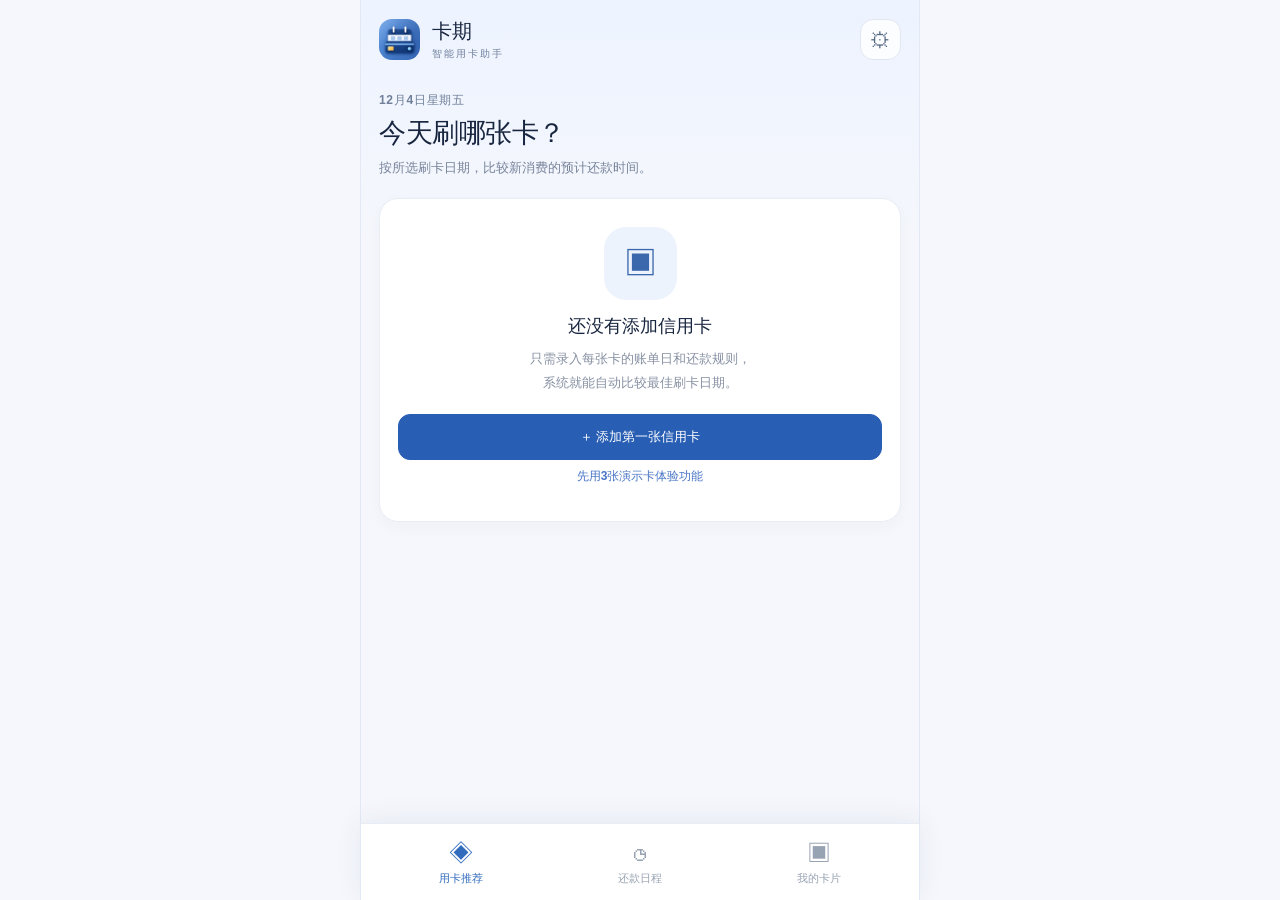
<file: index.html>
<!doctype html>
<html lang="zh-CN">
<head>
  <meta charset="utf-8">
  <meta name="viewport" content="width=device-width, initial-scale=1, minimum-scale=1, maximum-scale=1, user-scalable=no, viewport-fit=cover">
  <meta name="theme-color" content="#172d57">
  <meta name="apple-mobile-web-app-capable" content="yes">
  <meta name="apple-mobile-web-app-status-bar-style" content="default">
  <meta name="description" content="信用卡最佳用卡日期计算与还款提醒。">
  <title>卡期 · 智能用卡助手</title>
  <link rel="manifest" href="./manifest.webmanifest?v=1.2.3">
  <link sizes="180x180" rel="apple-touch-icon" href="./icons/icon-180-v1.1.6.png">
  <link rel="icon" href="./icons/icon-192-v1.1.6.png">
  <link rel="stylesheet" href="./style.css?v=1.2.3">
</head>
<body>
  <div class="shell">
    <header class="topbar">
      <div class="brand"><img class="brand-symbol" src="./icons/icon-192-v1.1.6.png" width="41" height="41" alt=""><span>卡期<small>智能用卡助手</small></span></div>
      <button type="button" class="iconbtn gear" data-action="settings" aria-label="设置">⚙</button>
    </header>
    <main id="app" aria-live="polite"></main>
    <nav class="bottomnav" aria-label="主导航">
      <button class="navbtn active" data-tab="home"><span class="navsymbol">◈</span><span>用卡推荐</span></button>
      <button class="navbtn" data-tab="due"><span class="navsymbol">◷</span><span>还款日程</span></button>
      <button class="navbtn" data-tab="cards"><span class="navsymbol">▣</span><span>我的卡片</span></button>
    </nav>
  </div>

  <dialog id="cardDialog" class="dialog">
    <form id="cardForm" class="formstack">
      <div class="dialogtop"><h2 id="cardDialogTitle">新增信用卡</h2><button type="button" class="close" data-action="close-card" aria-label="关闭">×</button></div>
      <p class="muted tiptop">只填写必要信息，不需要完整卡号、密码或验证码。</p>
      <input type="hidden" name="id">
      <label>银行名称 <input name="bank" required maxlength="30" placeholder="例如：招商银行" autocomplete="off"></label>
      <label>卡片昵称（选填） <input name="name" maxlength="30" placeholder="例如：日常消费卡" autocomplete="off"></label>
      <div class="formgrid">
        <label>卡号末四位（选填） <input name="last4" inputmode="numeric" pattern="[0-9]{4}" maxlength="4" placeholder="1234"></label>
        <label>每月账单日 <select name="billingDay" id="billingDay"></select></label>
      </div>
      <label>还款日期计算方式
        <select name="dueMode" id="dueMode">
          <option value="offset">账单日后固定天数</option>
          <option value="fixed">每月固定还款日</option>
        </select>
      </label>
      <div id="offsetGroup"><label>账单日后多少天还款 <input name="offsetDays" type="number" min="1" max="65" value="20" required></label></div>
      <div id="fixedGroup" hidden class="formgrid">
        <label>与账单的月份关系 <select name="fixedMonth"><option value="auto">自动判断（推荐）</option><option value="0">账单当月</option><option value="1">账单次月</option></select></label>
        <label>每月还款日 <select name="fixedDay" id="fixedDay"></select></label>
      </div>
      <p id="cardRulePreview" class="helper" role="status"></p>
      <label>当前可用额度（选填，元） <input name="available" inputmode="decimal" type="number" min="0" step="0.01" placeholder="不填则不参与额度筛选"></label>
      <p class="helper">请根据实际银行账单核对规则。账单日当天的消费可能跨期，不保证本工具推算结果与银行完全一致。</p>
      <p id="cardFormError" class="form-error" role="alert" hidden></p>
      <button type="submit" class="primary full">保存信用卡</button>
    </form>
  </dialog>

  <dialog id="dueDialog" class="dialog">
    <form id="dueForm" class="formstack">
      <div class="dialogtop"><h2>核对本期还款</h2><button type="button" class="close" data-action="close-due" aria-label="关闭">×</button></div>
      <div id="dueFormContext" class="field-intro"></div>
      <input name="cycleId" type="hidden">
      <label>银行实际还款日（可修改） <input name="actualDue" type="date" required></label>
      <label>本期应还金额（选填，元） <input name="amount" type="number" min="0" step="0.01" placeholder="按银行账单填写"></label>
      <p class="helper">修改后的实际还款日会优先用于本期提醒；请以银行账单为准。</p>
      <button type="submit" class="primary full">保存本期信息</button>
    </form>
  </dialog>

  <dialog id="settingsDialog" class="dialog">
    <div class="formstack">
      <div class="dialogtop"><h2>设置与数据</h2><button type="button" class="close" data-action="close-settings" aria-label="关闭">×</button></div>
      <div class="settings-item"><div><strong>Bark 响铃提醒</strong><p class="muted" id="barkHelp">复制Bark首页的推送地址，在下面绑定。查看卡片仍请从原桌面卡期进入。</p></div><span id="barkStatus" class="status-pill">未绑定</span></div>
      <p class="muted">一次只使用一个提醒通道，绑定Bark后改用Bark响铃。只发送通用核对提醒，不发送银行名称、卡号或金额。绑定地址会加密保存在你的Cloudflare后台，不放进数据备份。</p>
      <label>Bark 推送地址或设备Key <input id="barkAddress" type="password" maxlength="2048" autocomplete="off" autocapitalize="none" spellcheck="false" placeholder="粘贴 https://api.day.app/…"></label>
      <p class="muted" id="barkKeyHelp">首次绑定需要填写；绑定成功后输入框会清空，Key已加密保存。</p>
      <label>提醒铃声（点这里选择） <select id="barkSound"><option value="alarm">闹铃（alarm）</option><option value="minuet">小步舞曲（minuet）</option><option value="bell">铃铛（bell）</option><option value="birdsong">鸟鸣（birdsong）</option><option value="chime">钟声（chime）</option><option value="electronic">电子音（electronic）</option><option value="glass">玻璃音（glass）</option><option value="horn">号角（horn）</option><option value="telegraph">电报（telegraph）</option><option value="typewriters">打字机（typewriters）</option><option value="multiwayinvitation">来电提示（multiwayinvitation）</option><option value="default">Bark默认通知音</option><option value="custom">其他／自己导入的铃声…</option></select></label>
      <label id="barkCustomField" hidden>铃声名称 <input id="barkCustomName" type="text" maxlength="84" autocomplete="off" autocapitalize="none" spellcheck="false" placeholder="粘贴从Bark复制的铃声名称"></label>
      <button class="outline full" id="barkPreviewButton" type="button">▶ 试听所选铃声</button>
      <audio id="barkPreviewAudio" preload="none" hidden></audio>
      <p class="muted" id="barkPreviewStatus" role="status">试听只播放一次，不发送通知、不保存设置。</p>
      <p class="muted">更多铃声或试听：打开Bark首页→铃声／自定义铃声。选好后复制名称，在这里选“其他”并粘贴。自己的音频需先导入Bark，格式为.caf、时长不超过30秒。</p>
      <p class="muted">选完先点“保存Bark设置”，再点“测试Bark铃声”试听实际提醒。</p>
      <label class="checkline"><input id="barkRepeat" type="checkbox" checked><span>连续响铃约30秒（可关闭）</span></label>
      <button class="primary full" type="button" data-action="bind-bark" disabled>绑定并开启Bark</button>
      <p id="barkTestResult" class="helper" role="status" hidden></p>
      <button class="outline full" type="button" data-action="test-bark" disabled>测试Bark铃声</button>
      <button class="outline full" type="button" data-action="disable-bark" disabled>停止Bark提醒</button>
      <hr>
      <div class="settings-item"><div><strong>网页推送通知（备用）</strong><p class="muted">北京时间：提前3天、提前1天、还款当天上午9点起发送</p><p class="muted" id="pushHelp">网站已上线，正在检查推送服务连接。</p></div><span id="pushStatus" class="status-pill">检查中</span></div>
      <p class="muted">开启后，仅将提醒日期和通知订阅同步到你的 Cloudflare 推送后台，不上传银行名称、卡号或金额。手机是否响铃取决于通知、静音与专注模式设置。</p>
      <button class="primary full" type="button" data-action="enable-push" disabled>开启手机推送</button>
      <button class="outline full" type="button" data-action="retry-push">重新检测连接</button>
      <button class="outline full" type="button" data-action="test-push" disabled>测试手机通知</button>
      <p id="pushTestResult" class="helper" role="status" hidden></p>
      <button class="outline full" type="button" data-action="disable-push" disabled>停止推送</button>
      <hr>
      <strong>备份与恢复</strong>
      <p class="muted">信用卡信息默认仅保存在这台设备的浏览器中。请定期导出备份；支持设置密码加密备份。</p>
      <button class="outline full" type="button" data-action="export">导出数据备份</button>
      <button class="outline full" type="button" data-action="import">导入数据备份</button>
      <button class="outline full" type="button" data-action="ics">导出还款日历（备用提醒）</button>
      <input id="importFile" type="file" accept=".json,application/json" hidden>
      <hr>
      <button class="destructive full" type="button" data-action="clear-demo">清除演示卡片</button>
      <button type="button" class="outline full" data-action="check-web-update">检查网页更新</button>
      <p id="appUpdateStatus" class="helper" role="status">打开卡期或回到前台时自动检查网页更新。手机桌面图标由 iOS 管理，网页无法强制替换已有图标。</p>
      <p class="fineprint">版本 1.2.3 · 本工具只做日期估算与提醒，不连接银行、不代替银行账单、不执行还款。</p>
    </div>
  </dialog>
  <div id="toast" role="status" aria-live="polite"></div>
  <script src="./logic.js?v=1.2.3"></script>
  <script src="./push-config.js?v=1.2.3"></script>
  <script src="./interaction.js?v=1.2.3"></script>
  <script src="./app-update.js?v=1.2.3"></script>
  <script src="./app.js?v=1.2.3"></script>
  <script src="./sound-preview.js?v=1.2.3"></script>
</body>
</html>
</file>
<file: style.css>
:root{color-scheme:light;--navy:#172d57;--navy2:#214578;--sky:#4c84f7;--ink:#18253f;--muted:#78849a;--line:#e6ebf4;--bg:#f5f7fc;--white:#fff;--green:#118260;--radius:20px;font-family:-apple-system,BlinkMacSystemFont,'PingFang SC','Microsoft Yahei',sans-serif;font-synthesis:none}*{box-sizing:border-box}html{min-height:100%;background:var(--bg)}body{margin:0;color:var(--ink);background:var(--bg);font-size:15px}button,input,select{font:inherit}button{cursor:pointer}button:disabled{opacity:.48;cursor:not-allowed}button:focus-visible,input:focus-visible,select:focus-visible{outline:3px solid #83a9ff;outline-offset:2px}.shell{max-width:560px;margin:0 auto;min-height:100dvh;padding:0 18px calc(112px + env(safe-area-inset-bottom));background:linear-gradient(180deg,#edf3ff 0,#f5f7fc 245px,#f5f7fc 100%)}.topbar{height:79px;display:flex;justify-content:space-between;align-items:center}.brand{display:flex;align-items:center;gap:12px;font-size:20px;font-weight:800;letter-spacing:.4px}.brand small{display:block;font-size:10px;font-weight:500;color:#71819c;letter-spacing:2px;margin-top:2px}.brand-symbol{background:var(--navy);width:41px;height:41px;display:block;object-fit:cover;border-radius:13px;flex:none}.iconbtn{width:41px;height:41px;border:1px solid #e1e7f1;background:rgba(255,255,255,.84);border-radius:13px;font-size:21px;color:#566883}.eyebrow{font-size:12px;color:#71809a;letter-spacing:.7px;font-weight:600;margin:13px 0 7px}.headline{font-size:27px;line-height:1.3;font-weight:800;letter-spacing:-.5px;margin:0}.subhead{color:#78849a;font-size:13px;margin:7px 0 20px;line-height:1.55}.recommend{background:linear-gradient(132deg,#182c53,#244f87 70%,#37669a);border-radius:24px;padding:23px 23px 20px;color:#fff;box-shadow:0 14px 29px rgba(31,73,130,.19);position:relative;overflow:hidden}.recommend:before{content:"";position:absolute;width:210px;height:210px;border:1px solid rgba(255,255,255,.11);border-radius:50%;right:-55px;top:-111px;box-shadow:0 0 0 49px rgba(255,255,255,.025)}.rec-top{display:flex;align-items:center;justify-content:space-between;position:relative}.rec-label{font-size:13px;color:#c3d6ef;font-weight:600}.tag{font-size:11px;padding:6px 10px;border-radius:30px;font-weight:700;background:#dcf6e6;color:#13754a}.rec-bank{font-size:21px;font-weight:800;margin:28px 0 3px;position:relative}.rec-name{font-size:12px;color:#bfcee3;position:relative}.rec-days{display:flex;align-items:baseline;gap:9px;margin:20px 0 21px;position:relative}.rec-days strong{font-size:65px;letter-spacing:-3px;line-height:1;font-weight:800}.rec-days span{font-size:14px;color:#d6e2f4}.rec-foot{display:grid;grid-template-columns:1fr 1fr;gap:12px;padding-top:16px;border-top:1px solid rgba(255,255,255,.18);position:relative}.rec-foot small{display:block;font-size:11px;color:#b8cbe3;margin-bottom:7px}.rec-foot strong{display:block;font-size:14px;font-weight:650}.section-head{display:flex;align-items:center;justify-content:space-between;gap:10px;margin:23px 0 13px}.section-head h2{margin:0;font-size:17px;font-weight:750}.linkbtn{background:none;border:0;color:#4875c5;padding:8px 0;font-size:12px;font-weight:700}.paper{background:var(--white);border-radius:19px;border:1px solid #e9edf5;box-shadow:0 5px 17px rgba(43,67,112,.035)}.result{padding:15px 16px;margin-bottom:10px;display:flex;align-items:center;gap:12px}.rank{height:34px;width:34px;border-radius:11px;display:grid;place-items:center;background:#f0f4fb;color:#63758f;font-size:12px;font-weight:800;flex:none}.rank.first{background:#e6edfc;color:#3166bb}.grow{flex:1;min-width:0}.result-title{font-size:14px;font-weight:750;overflow:hidden;text-overflow:ellipsis;white-space:nowrap}.result-sub{color:#8491a4;font-size:11px;margin-top:5px}.number{text-align:right;flex:none}.number strong{display:block;font-size:23px;font-weight:800;letter-spacing:-.8px}.number small{font-size:11px;color:#8c97a7}.notice{margin:15px 0 0;border-radius:13px;background:#fff6e6;padding:11px 13px;color:#92692b;font-size:12px;line-height:1.7}.tip{font-size:12px;color:#8190a2;line-height:1.7;margin-top:13px}.status{display:inline-flex;align-items:center;gap:5px;color:#6d7c92;font-size:11px}.status.warn{color:#bc741b}.status.urgent{color:#c84e52}.status.ok{color:#25845f}.dot{width:6px;height:6px;border-radius:50%;background:currentColor}.bottomnav{position:fixed;bottom:0;left:50%;transform:translateX(-50%);width:100%;max-width:560px;height:calc(77px + env(safe-area-inset-bottom));padding:8px 10px calc(6px + env(safe-area-inset-bottom));background:rgba(255,255,255,.97);backdrop-filter:blur(10px);box-shadow:0 -4px 25px rgba(40,58,103,.07);border-top:1px solid #e8edf5;display:grid;grid-template-columns:repeat(3,1fr);z-index:3}.navbtn{border:0;background:none;color:#97a2b2;display:flex;flex-direction:column;align-items:center;gap:4px;justify-content:center;font-size:11px;font-weight:650}.navbtn.active{color:#326cbd}.navsymbol{font-size:24px;font-weight:600;line-height:1.1}.outline,.primary,.destructive{border-radius:12px;padding:13px 17px;font-weight:720;font-size:13px;border:1px solid var(--line);background:#fff;color:#2e5c9f;transition:transform .15s,opacity .15s}.outline:active,.primary:active{transform:scale(.98)}.primary{background:#285eb3;color:white;border-color:#285eb3}.destructive{color:#bd4451;background:#fff1f1;border-color:#ffe1e4}.full{width:100%}.button-row{display:flex;gap:9px}.button-row>button{flex:1}.empty{padding:28px 18px;text-align:center}.empty-icon{font-size:33px;background:#edf3fd;width:73px;height:73px;margin:0 auto 14px;border-radius:22px;display:grid;place-items:center;color:#3b68ac}.empty h2{font-size:18px;margin:0 0 9px}.empty p{font-size:13px;line-height:1.8;color:#8791a3;margin:0 0 20px}.date-card{padding:16px;margin-top:13px}.date-card label{display:block;font-size:12px;color:#78849a;margin-bottom:8px}.date-card input{width:100%;border:1px solid #e1e8f3;background:#f8faff;border-radius:12px;padding:13px;color:#213855}.quickdates{display:flex;gap:7px;margin-top:10px;flex-wrap:wrap}.pill{border-radius:20px;padding:8px 13px;border:1px solid #e4eaf3;background:#fff;color:#5e708a;font-weight:600;font-size:12px}.pill.selected{color:#245eae;border-color:#9cbce9;background:#eef5ff}.due-summary{display:flex;gap:9px;margin-bottom:18px}.metric{flex:1;padding:18px 13px;text-align:center}.metric strong{font-size:25px;display:block}.metric small{display:block;font-size:11px;color:#8490a2;margin-top:5px}.due-item{padding:17px 16px;margin-bottom:11px}.due-line{display:flex;justify-content:space-between;align-items:flex-start;gap:9px}.due-title{font-size:15px;font-weight:750}.due-sub{color:#8693a6;font-size:12px;margin-top:6px}.due-badge{font-size:11px;border-radius:20px;padding:6px 10px;white-space:nowrap;background:#f0f5fe;color:#4676bb;font-weight:700}.due-badge.near{background:#fff1e3;color:#b9772e}.due-badge.over{background:#ffedef;color:#c4515c}.due-actions{display:flex;gap:8px;margin-top:14px}.due-actions button{padding:10px 11px;font-size:12px;flex:1}.smallinfo{font-size:11px;color:#8190a3;margin-top:11px}.card-entry{padding:17px;margin-bottom:11px}.card-entry-head{display:flex;align-items:center;gap:11px}.card-glyph{background:linear-gradient(135deg,#e6efff,#dfe9f5);color:#3869ad;width:43px;height:43px;display:grid;place-items:center;border-radius:13px;font-size:22px}.card-entry strong{display:block;font-size:15px}.card-entry small{color:#8190a2;display:block;margin-top:5px;font-size:11px}.card-grid{display:grid;grid-template-columns:1fr 1fr;gap:10px;border-top:1px solid #eef1f6;margin-top:16px;padding-top:14px}.card-grid small{display:block;color:#92a0b2;font-size:11px;margin-bottom:5px}.card-grid span{font-size:13px;font-weight:700}.entry-buttons{display:flex;gap:8px;margin-top:13px}.entry-buttons button{flex:1;padding:10px;font-size:12px}.divider{border:0;border-top:1px solid #edf1f5;margin:14px 0}.dialog{border:0;border-radius:22px 22px 0 0;box-shadow:0 -13px 44px rgba(13,30,57,.2);padding:22px 19px max(22px,env(safe-area-inset-bottom));width:min(560px,100%);max-height:90dvh;overflow:auto;position:fixed;left:50%;transform:translateX(-50%);top:auto;bottom:0;margin:0}.dialog::backdrop{background:rgba(18,34,57,.48)}.dialogtop{display:flex;align-items:center;justify-content:space-between}.dialogtop h2{font-size:19px;margin:0}.close{border:0;background:#f2f5f9;color:#7b8798;width:34px;height:34px;border-radius:10px;font-size:24px}.formstack{display:flex;flex-direction:column;gap:14px}.formstack label{display:flex;flex-direction:column;gap:8px;font-weight:680;font-size:12px;color:#35435b}.formstack input,.formstack select{width:100%;font-size:14px;padding:12px 13px;background:#f9fbff;color:#223a5a;border:1px solid #dfe7f1;border-radius:11px;min-height:45px}.formgrid{display:grid;grid-template-columns:1fr 1fr;gap:12px}.muted{color:#8a95a6;font-size:12px;line-height:1.7;margin:0}.tiptop{margin-top:-5px}.helper{font-size:11px;line-height:1.7;margin:0;color:#9a7a48;background:#fff8ea;border-radius:9px;padding:9px}.field-intro{padding:12px;background:#f2f6fc;border-radius:12px;color:#43526a;font-size:13px}.settings-item{display:flex;justify-content:space-between;gap:10px;padding:13px;border:1px solid #e8edf5;border-radius:12px}.settings-item strong{font-size:14px;display:block;margin-bottom:7px}.status-pill{align-self:start;border-radius:20px;background:#ecf1f9;color:#647893;padding:5px 9px;font-size:11px;white-space:nowrap}.fineprint{font-size:11px;color:#9aa4b2;text-align:center;line-height:1.7}.formstack hr{border:0;border-top:1px solid #e9edf4;width:100%;margin:3px 0}.field-row{display:flex;gap:8px;align-items:center}.field-row input{flex:1}#toast{position:fixed;z-index:10;left:50%;bottom:calc(93px + env(safe-area-inset-bottom));transform:translateX(-50%) translateY(12px);background:rgba(24,39,66,.95);color:white;padding:12px 16px;font-size:12px;border-radius:12px;opacity:0;pointer-events:none;transition:opacity .2s,transform .2s;max-width:88%;min-width:160px;text-align:center;line-height:1.5;box-shadow:0 8px 25px #162b5440}#toast.show{opacity:1;transform:translateX(-50%) translateY(0)}[hidden]{display:none!important}@media(min-width:650px){.shell{border-left:1px solid #e2e9f4;border-right:1px solid #e2e9f4}.dialog{border-radius:20px;left:50%;bottom:auto;top:50%;transform:translate(-50%,-50%);max-height:85vh}.bottomnav{border-left:1px solid #e2e9f4;border-right:1px solid #e2e9f4}}@media(prefers-reduced-motion:reduce){*{transition:none!important}}

.form-error{margin:0;border:1px solid #f5c7c7;background:#fff0ef;color:#b33137;font-size:12px;line-height:1.7;padding:11px 13px;border-radius:10px;font-weight:650}.storage-banner{background:#fff0e8;border:1px solid #ffd3bd;color:#ad4217;border-radius:11px;padding:12px;margin:8px 0 16px;font-size:12px;line-height:1.7}

/* Keep vertical/horizontal scrolling while disabling page zoom gestures. */
html,body,.shell,.dialog{touch-action:pan-x pan-y;-webkit-text-size-adjust:100%;text-size-adjust:100%}
.shell{-webkit-user-select:none;user-select:none}
input,textarea{-webkit-user-select:text;user-select:text}
@media(pointer:coarse){input,select,textarea,.formstack input,.formstack select{font-size:16px}}

.formstack .checkline{flex-direction:row;align-items:center;gap:10px;font-weight:500}.formstack .checkline input{width:20px;height:20px;min-height:20px;padding:0;flex:none}
</file>
